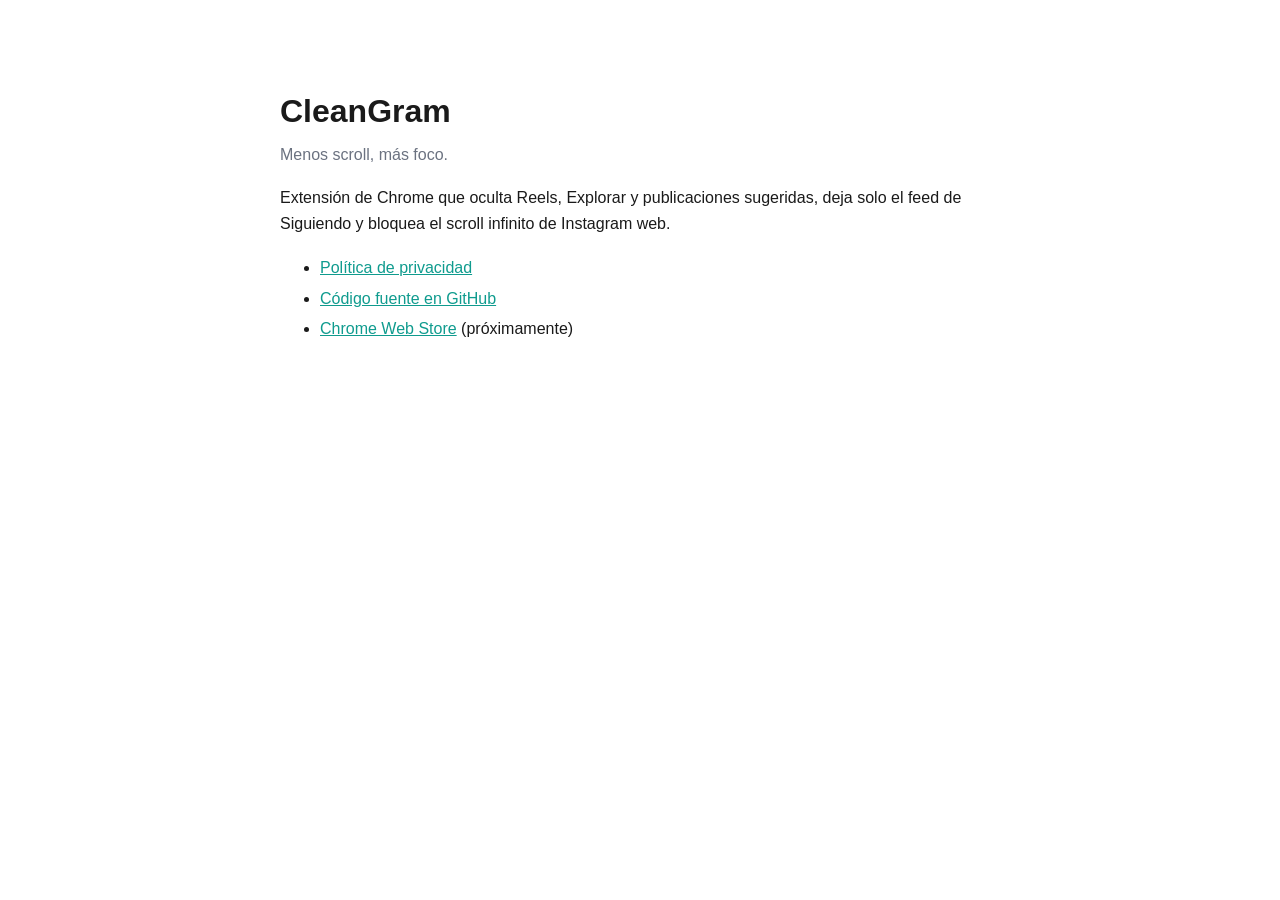
<file: docs/index.html>
<!DOCTYPE html>
<html lang="es">
  <head>
    <meta charset="UTF-8" />
    <meta name="viewport" content="width=device-width, initial-scale=1.0" />
    <title>CleanGram</title>
    <style>
      :root {
        color-scheme: light dark;
      }
      body {
        max-width: 720px;
        margin: 0 auto;
        padding: 64px 20px;
        font: 16px/1.65 -apple-system, BlinkMacSystemFont, "Segoe UI", sans-serif;
        color: #1a1a1a;
        background: #fff;
      }
      @media (prefers-color-scheme: dark) {
        body {
          color: #e8e8e8;
          background: #0d0d0d;
        }
        a {
          color: #34d399;
        }
      }
      h1 {
        font-size: 32px;
        margin-bottom: 4px;
      }
      .tag {
        color: #6b7280;
        margin-top: 0;
      }
      ul {
        line-height: 1.9;
      }
      a {
        color: #0f9b8e;
      }
    </style>
  </head>
  <body>
    <h1>CleanGram</h1>
    <p class="tag">Menos scroll, más foco.</p>
    <p>
      Extensión de Chrome que oculta Reels, Explorar y publicaciones sugeridas,
      deja solo el feed de Siguiendo y bloquea el scroll infinito de Instagram web.
    </p>
    <ul>
      <li><a href="privacy.html">Política de privacidad</a></li>
      <li><a href="https://github.com/cdoblas-eng/cleangram">Código fuente en GitHub</a></li>
      <li>
        <a href="https://chrome.google.com/webstore/devconsole">Chrome Web Store</a>
        (próximamente)
      </li>
    </ul>
  </body>
</html>
</file>
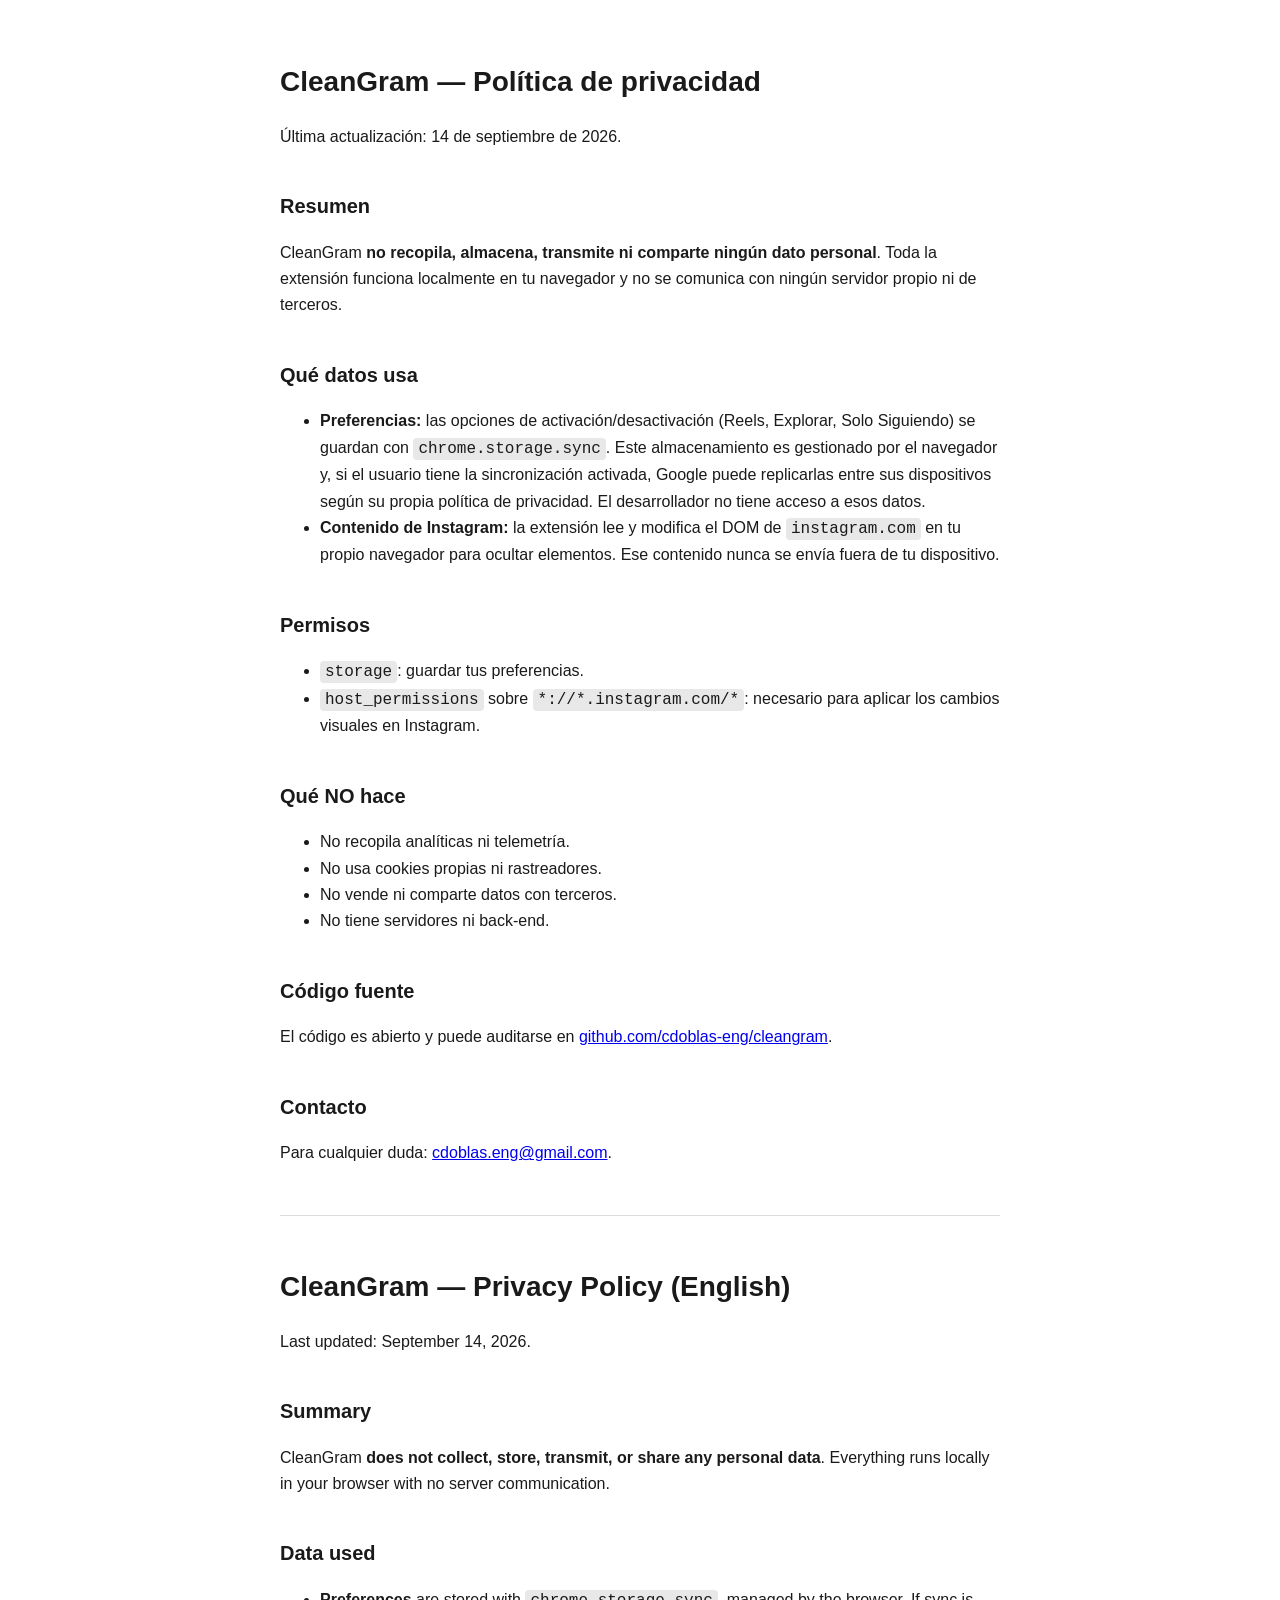
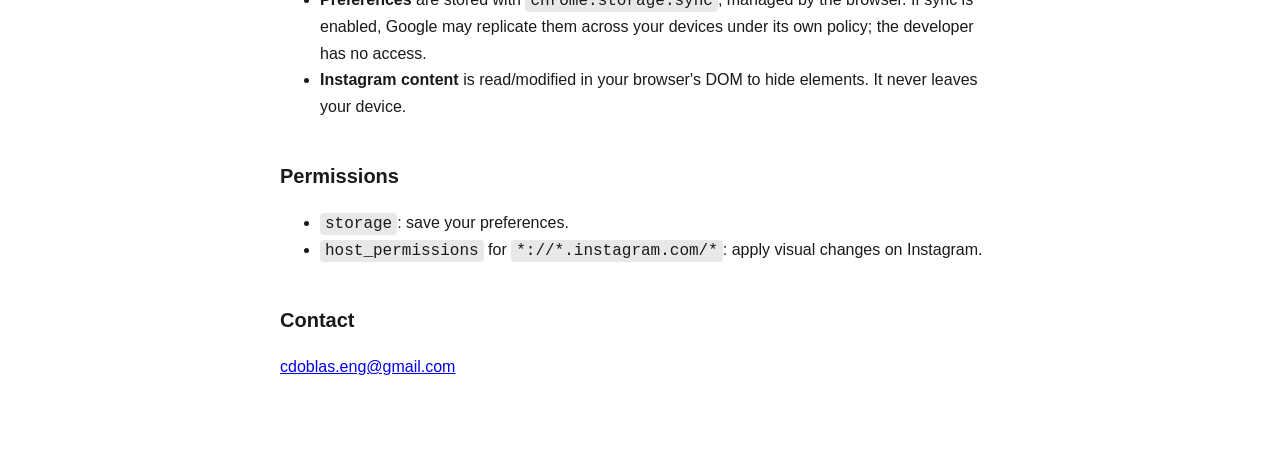
<file: docs/privacy.html>
<!DOCTYPE html>
<html lang="es">
  <head>
    <meta charset="UTF-8" />
    <meta name="viewport" content="width=device-width, initial-scale=1.0" />
    <title>CleanGram — Política de privacidad</title>
    <style>
      :root {
        color-scheme: light dark;
      }
      body {
        max-width: 720px;
        margin: 0 auto;
        padding: 40px 20px 80px;
        font: 16px/1.65 -apple-system, BlinkMacSystemFont, "Segoe UI", sans-serif;
        color: #1a1a1a;
        background: #fff;
      }
      @media (prefers-color-scheme: dark) {
        body {
          color: #e8e8e8;
          background: #0d0d0d;
        }
        a {
          color: #4aa8ff;
        }
      }
      h1 {
        font-size: 28px;
      }
      h2 {
        margin-top: 40px;
        font-size: 20px;
      }
      hr {
        margin: 48px 0;
        border: none;
        border-top: 1px solid currentColor;
        opacity: 0.15;
      }
      code {
        padding: 2px 5px;
        border-radius: 4px;
        background: rgba(128, 128, 128, 0.18);
      }
    </style>
  </head>
  <body>
    <h1>CleanGram — Política de privacidad</h1>
    <p>Última actualización: 14 de septiembre de 2026.</p>

    <h2>Resumen</h2>
    <p>
      CleanGram <strong>no recopila, almacena, transmite ni comparte ningún dato
      personal</strong>. Toda la extensión funciona localmente en tu navegador y no
      se comunica con ningún servidor propio ni de terceros.
    </p>

    <h2>Qué datos usa</h2>
    <ul>
      <li>
        <strong>Preferencias:</strong> las opciones de activación/desactivación
        (Reels, Explorar, Solo Siguiendo) se guardan con
        <code>chrome.storage.sync</code>. Este almacenamiento es gestionado por el
        navegador y, si el usuario tiene la sincronización activada, Google puede
        replicarlas entre sus dispositivos según su propia política de privacidad.
        El desarrollador no tiene acceso a esos datos.
      </li>
      <li>
        <strong>Contenido de Instagram:</strong> la extensión lee y modifica el DOM
        de <code>instagram.com</code> en tu propio navegador para ocultar elementos.
        Ese contenido nunca se envía fuera de tu dispositivo.
      </li>
    </ul>

    <h2>Permisos</h2>
    <ul>
      <li><code>storage</code>: guardar tus preferencias.</li>
      <li>
        <code>host_permissions</code> sobre <code>*://*.instagram.com/*</code>:
        necesario para aplicar los cambios visuales en Instagram.
      </li>
    </ul>

    <h2>Qué NO hace</h2>
    <ul>
      <li>No recopila analíticas ni telemetría.</li>
      <li>No usa cookies propias ni rastreadores.</li>
      <li>No vende ni comparte datos con terceros.</li>
      <li>No tiene servidores ni back-end.</li>
    </ul>

    <h2>Código fuente</h2>
    <p>
      El código es abierto y puede auditarse en
      <a href="https://github.com/cdoblas-eng/cleangram">github.com/cdoblas-eng/cleangram</a>.
    </p>

    <h2>Contacto</h2>
    <p>
      Para cualquier duda: <a href="mailto:cdoblas.eng@gmail.com">cdoblas.eng@gmail.com</a>.
    </p>

    <hr />

    <h1>CleanGram — Privacy Policy (English)</h1>
    <p>Last updated: September 14, 2026.</p>
    <h2>Summary</h2>
    <p>
      CleanGram <strong>does not collect, store, transmit, or share any personal
      data</strong>. Everything runs locally in your browser with no server
      communication.
    </p>
    <h2>Data used</h2>
    <ul>
      <li>
        <strong>Preferences</strong> are stored with
        <code>chrome.storage.sync</code>, managed by the browser. If sync is enabled,
        Google may replicate them across your devices under its own policy; the
        developer has no access.
      </li>
      <li>
        <strong>Instagram content</strong> is read/modified in your browser's DOM to
        hide elements. It never leaves your device.
      </li>
    </ul>
    <h2>Permissions</h2>
    <ul>
      <li><code>storage</code>: save your preferences.</li>
      <li><code>host_permissions</code> for <code>*://*.instagram.com/*</code>: apply visual changes on Instagram.</li>
    </ul>
    <h2>Contact</h2>
    <p><a href="mailto:cdoblas.eng@gmail.com">cdoblas.eng@gmail.com</a></p>
  </body>
</html>
</file>
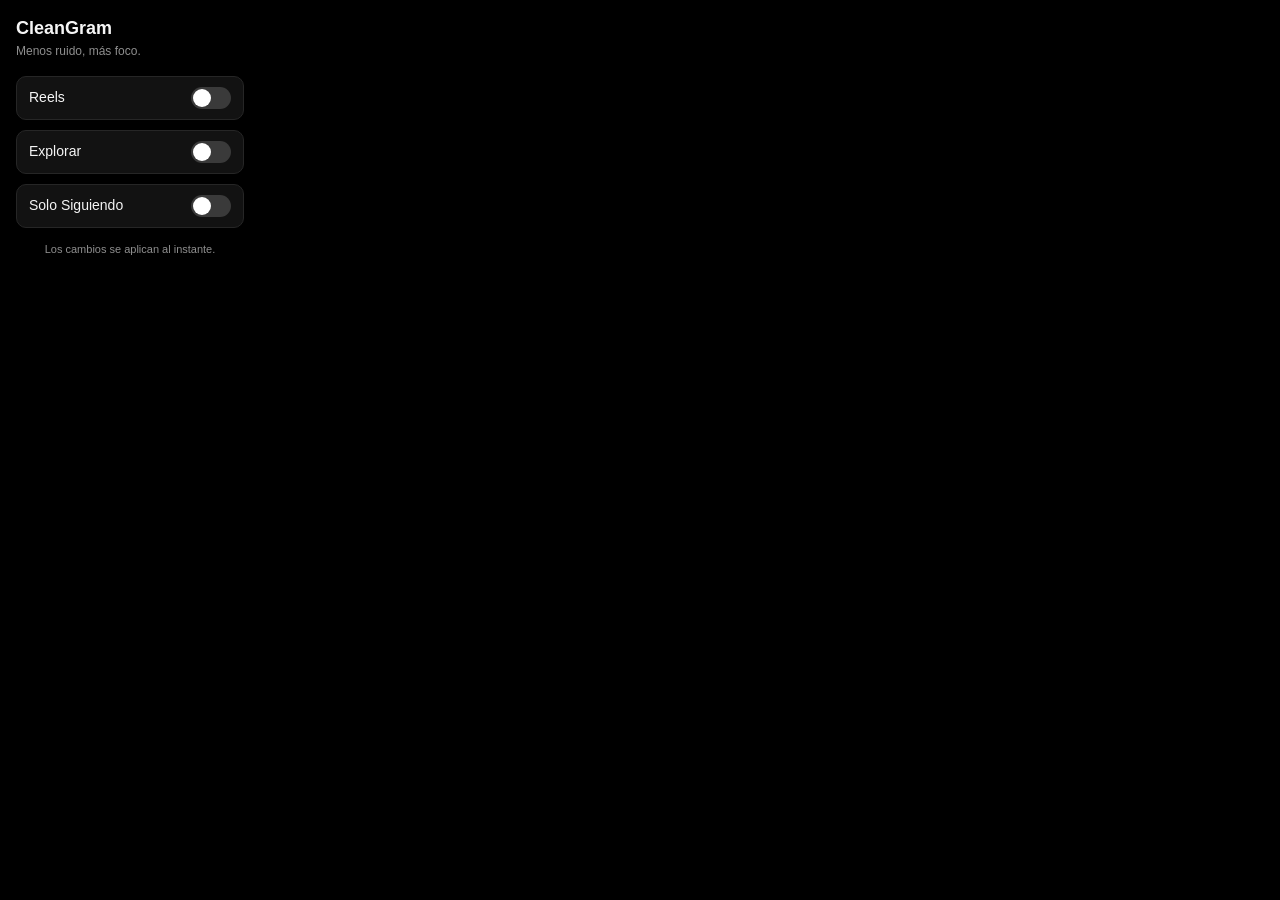
<file: popup/popup.html>
<!DOCTYPE html>
<html lang="es">
  <head>
    <meta charset="UTF-8" />
    <meta name="viewport" content="width=device-width, initial-scale=1.0" />
    <title>CleanGram</title>
    <link rel="stylesheet" href="popup.css" />
  </head>
  <body>
    <header>
      <h1>CleanGram</h1>
      <p>Menos ruido, más foco.</p>
    </header>
    <main>
      <label class="switch">
        <span>Reels</span>
        <input type="checkbox" id="reels" />
        <span class="slider"></span>
      </label>
      <label class="switch">
        <span>Explorar</span>
        <input type="checkbox" id="explore" />
        <span class="slider"></span>
      </label>
      <label class="switch">
        <span>Solo Siguiendo</span>
        <input type="checkbox" id="followingOnly" />
        <span class="slider"></span>
      </label>
    </main>
    <footer>Los cambios se aplican al instante.</footer>
    <script src="popup.js"></script>
  </body>
</html>
</file>
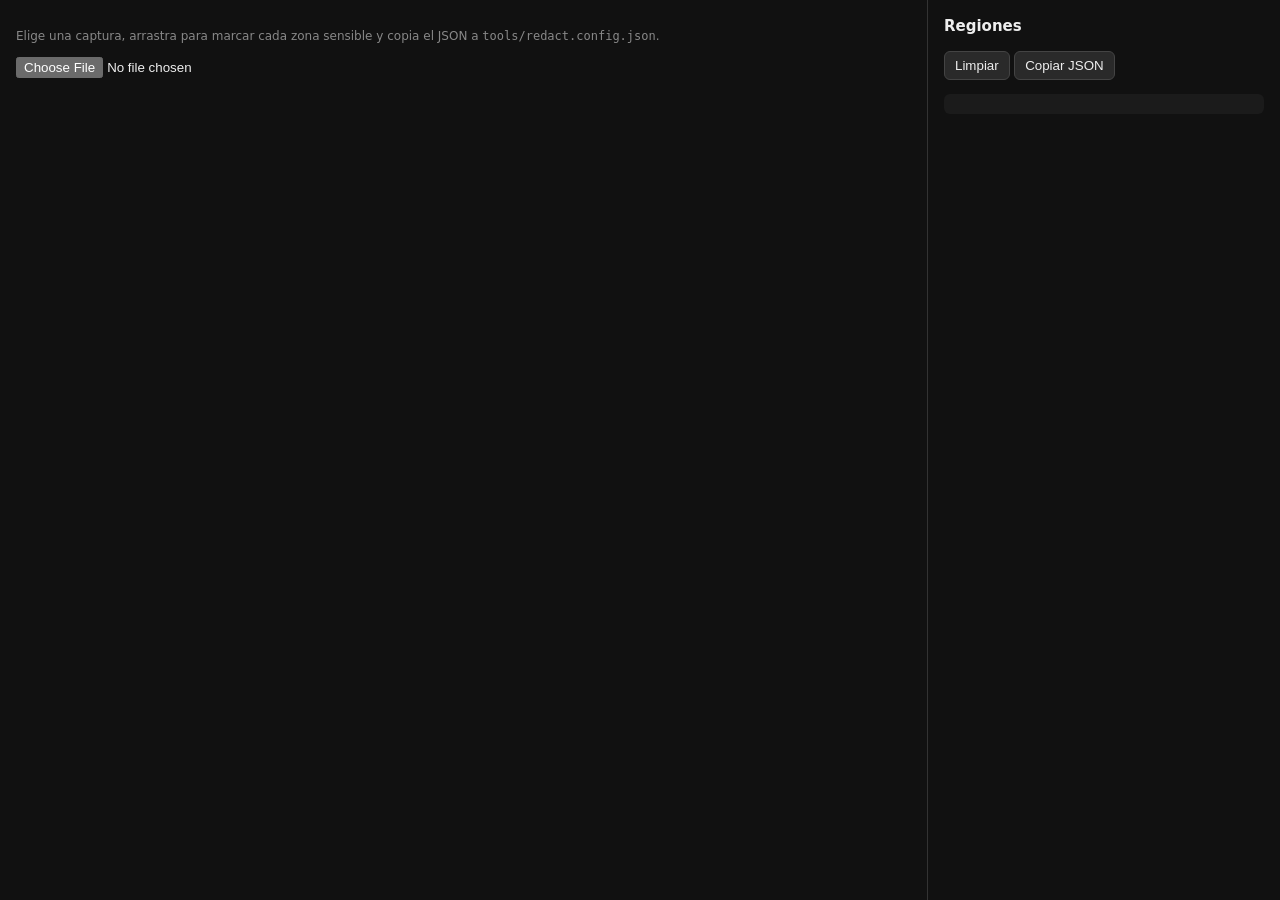
<file: tools/redact-picker.html>
<!doctype html>
<html lang="es">
<head>
<meta charset="utf-8" />
<title>CleanGram — selector de regiones</title>
<style>
  :root { color-scheme: dark; }
  body { margin: 0; font: 14px/1.4 -apple-system, system-ui, sans-serif; background: #111; color: #eee; display: flex; height: 100vh; }
  #stage { flex: 1; overflow: auto; padding: 16px; }
  canvas { cursor: crosshair; touch-action: none; }
  aside { width: 320px; border-left: 1px solid #333; padding: 16px; overflow: auto; }
  h1 { font-size: 15px; margin: 0 0 12px; }
  button { background: #2a2a2a; color: #eee; border: 1px solid #444; border-radius: 6px; padding: 6px 10px; cursor: pointer; }
  button:hover { background: #333; }
  ol { padding-left: 20px; }
  li { margin-bottom: 4px; }
  code, pre { font-family: ui-monospace, Menlo, monospace; font-size: 12px; }
  pre { background: #1b1b1b; padding: 10px; border-radius: 6px; white-space: pre-wrap; word-break: break-all; }
  .hint { color: #888; font-size: 12px; }
</style>
</head>
<body>
<div id="stage">
  <p class="hint">Elige una captura, arrastra para marcar cada zona sensible y copia el JSON a <code>tools/redact.config.json</code>.</p>
  <input type="file" id="file" accept="image/*" />
  <canvas id="canvas" hidden></canvas>
</div>
<aside>
  <h1>Regiones</h1>
  <p>
    <button id="clear">Limpiar</button>
    <button id="copy">Copiar JSON</button>
  </p>
  <ol id="list"></ol>
  <pre id="json"></pre>
</aside>
<script>
const fileInput = document.getElementById("file");
const canvas = document.getElementById("canvas");
const ctx = canvas.getContext("2d");
const list = document.getElementById("list");
const jsonOut = document.getElementById("json");
const img = new Image();
let rects = [];
let start = null;

fileInput.addEventListener("change", () => {
  const file = fileInput.files[0];
  if (!file) return;
  img.onload = () => {
    canvas.hidden = false;
    canvas.width = img.naturalWidth;
    canvas.height = img.naturalHeight;
    canvas.style.width = Math.min(img.naturalWidth, 1100) + "px";
    canvas.style.height = "auto";
    rects = [];
    draw();
    render();
  };
  img.src = URL.createObjectURL(file);
});

function toImage(e) {
  const r = canvas.getBoundingClientRect();
  return {
    x: ((e.clientX - r.left) / r.width) * canvas.width,
    y: ((e.clientY - r.top) / r.height) * canvas.height,
  };
}

canvas.addEventListener("pointerdown", (e) => {
  e.preventDefault();
  canvas.setPointerCapture(e.pointerId);
  start = toImage(e);
});

canvas.addEventListener("pointermove", (e) => {
  if (!start) return;
  const now = toImage(e);
  draw({
    x: Math.min(start.x, now.x),
    y: Math.min(start.y, now.y),
    w: Math.abs(now.x - start.x),
    h: Math.abs(now.y - start.y),
  });
});

canvas.addEventListener("pointerup", (e) => {
  if (!start) return;
  const now = toImage(e);
  const rect = {
    x: Math.min(start.x, now.x) / canvas.width,
    y: Math.min(start.y, now.y) / canvas.height,
    w: Math.abs(now.x - start.x) / canvas.width,
    h: Math.abs(now.y - start.y) / canvas.height,
  };
  start = null;
  if (rect.w > 0.002 && rect.h > 0.002) rects.push(rect);
  draw();
  render();
});

function draw(preview) {
  ctx.clearRect(0, 0, canvas.width, canvas.height);
  ctx.drawImage(img, 0, 0);
  const boxes = preview ? [...rects, preview] : rects;
  ctx.lineWidth = Math.max(2, canvas.width / 500);
  ctx.strokeStyle = "#ff2d55";
  ctx.fillStyle = "rgba(255,45,85,0.15)";
  const scale = canvas.width / 1000;
  for (const b of boxes) {
    const x = b.x * canvas.width;
    const y = b.y * canvas.height;
    const w = b.w * canvas.width;
    const h = b.h * canvas.height;
    ctx.fillRect(x, y, w, h);
    ctx.strokeRect(x, y, w, h);
    ctx.fillStyle = "#fff";
    ctx.font = `${scale * 18}px ui-monospace, monospace`;
    ctx.fillText("███", x, Math.max(h, scale * 18) + y);
    ctx.fillStyle = "rgba(255,45,85,0.15)";
  }
}

function round(n) {
  return Math.round(n * 10000) / 10000;
}

function render() {
  list.innerHTML = "";
  rects.forEach((r, i) => {
    const li = document.createElement("li");
    const c = document.createElement("code");
    c.textContent = `x:${round(r.x)} y:${round(r.y)} w:${round(r.w)} h:${round(r.h)}`;
    const del = document.createElement("button");
    del.textContent = "×";
    del.style.marginLeft = "8px";
    del.onclick = () => { rects.splice(i, 1); draw(); render(); };
    li.append(c, del);
    list.append(li);
  });
  jsonOut.textContent = JSON.stringify(
    { file: fileInput.files[0]?.name ?? "", regions: rects.map((r) => ({
      x: round(r.x), y: round(r.y), w: round(r.w), h: round(r.h),
    })) },
    null,
    2
  );
}

document.getElementById("clear").onclick = () => { rects = []; draw(); render(); };
document.getElementById("copy").onclick = async () => {
  await navigator.clipboard.writeText(jsonOut.textContent);
  const b = document.getElementById("copy");
  b.textContent = "¡Copiado!";
  setTimeout(() => { b.textContent = "Copiar JSON"; }, 1200);
};
</script>
</body>
</html>
</file>
<file: popup/popup.css>
:root {
  color-scheme: dark;
  --bg: #000;
  --card: #121212;
  --text: #f5f5f5;
  --muted: #8e8e8e;
  --accent: #0095f6;
  --border: #262626;
}

* {
  box-sizing: border-box;
}

body {
  width: 260px;
  margin: 0;
  padding: 16px;
  background: var(--bg);
  color: var(--text);
  font: 14px/1.4 -apple-system, BlinkMacSystemFont, "Segoe UI", sans-serif;
}

header h1 {
  margin: 0;
  font-size: 18px;
}

header p {
  margin: 2px 0 16px;
  color: var(--muted);
  font-size: 12px;
}

main {
  display: flex;
  flex-direction: column;
  gap: 10px;
}

.switch {
  display: flex;
  align-items: center;
  justify-content: space-between;
  gap: 12px;
  padding: 10px 12px;
  background: var(--card);
  border: 1px solid var(--border);
  border-radius: 10px;
  cursor: pointer;
}

.switch input {
  position: absolute;
  opacity: 0;
  pointer-events: none;
}

.slider {
  position: relative;
  flex: 0 0 auto;
  width: 40px;
  height: 22px;
  border-radius: 999px;
  background: #3a3a3a;
  transition: background 0.15s ease;
}

.slider::after {
  content: "";
  position: absolute;
  top: 2px;
  left: 2px;
  width: 18px;
  height: 18px;
  border-radius: 50%;
  background: #fff;
  transition: transform 0.15s ease;
}

.switch input:checked + .slider {
  background: var(--accent);
}

.switch input:checked + .slider::after {
  transform: translateX(18px);
}

footer {
  margin-top: 14px;
  color: var(--muted);
  font-size: 11px;
  text-align: center;
}
</file>
